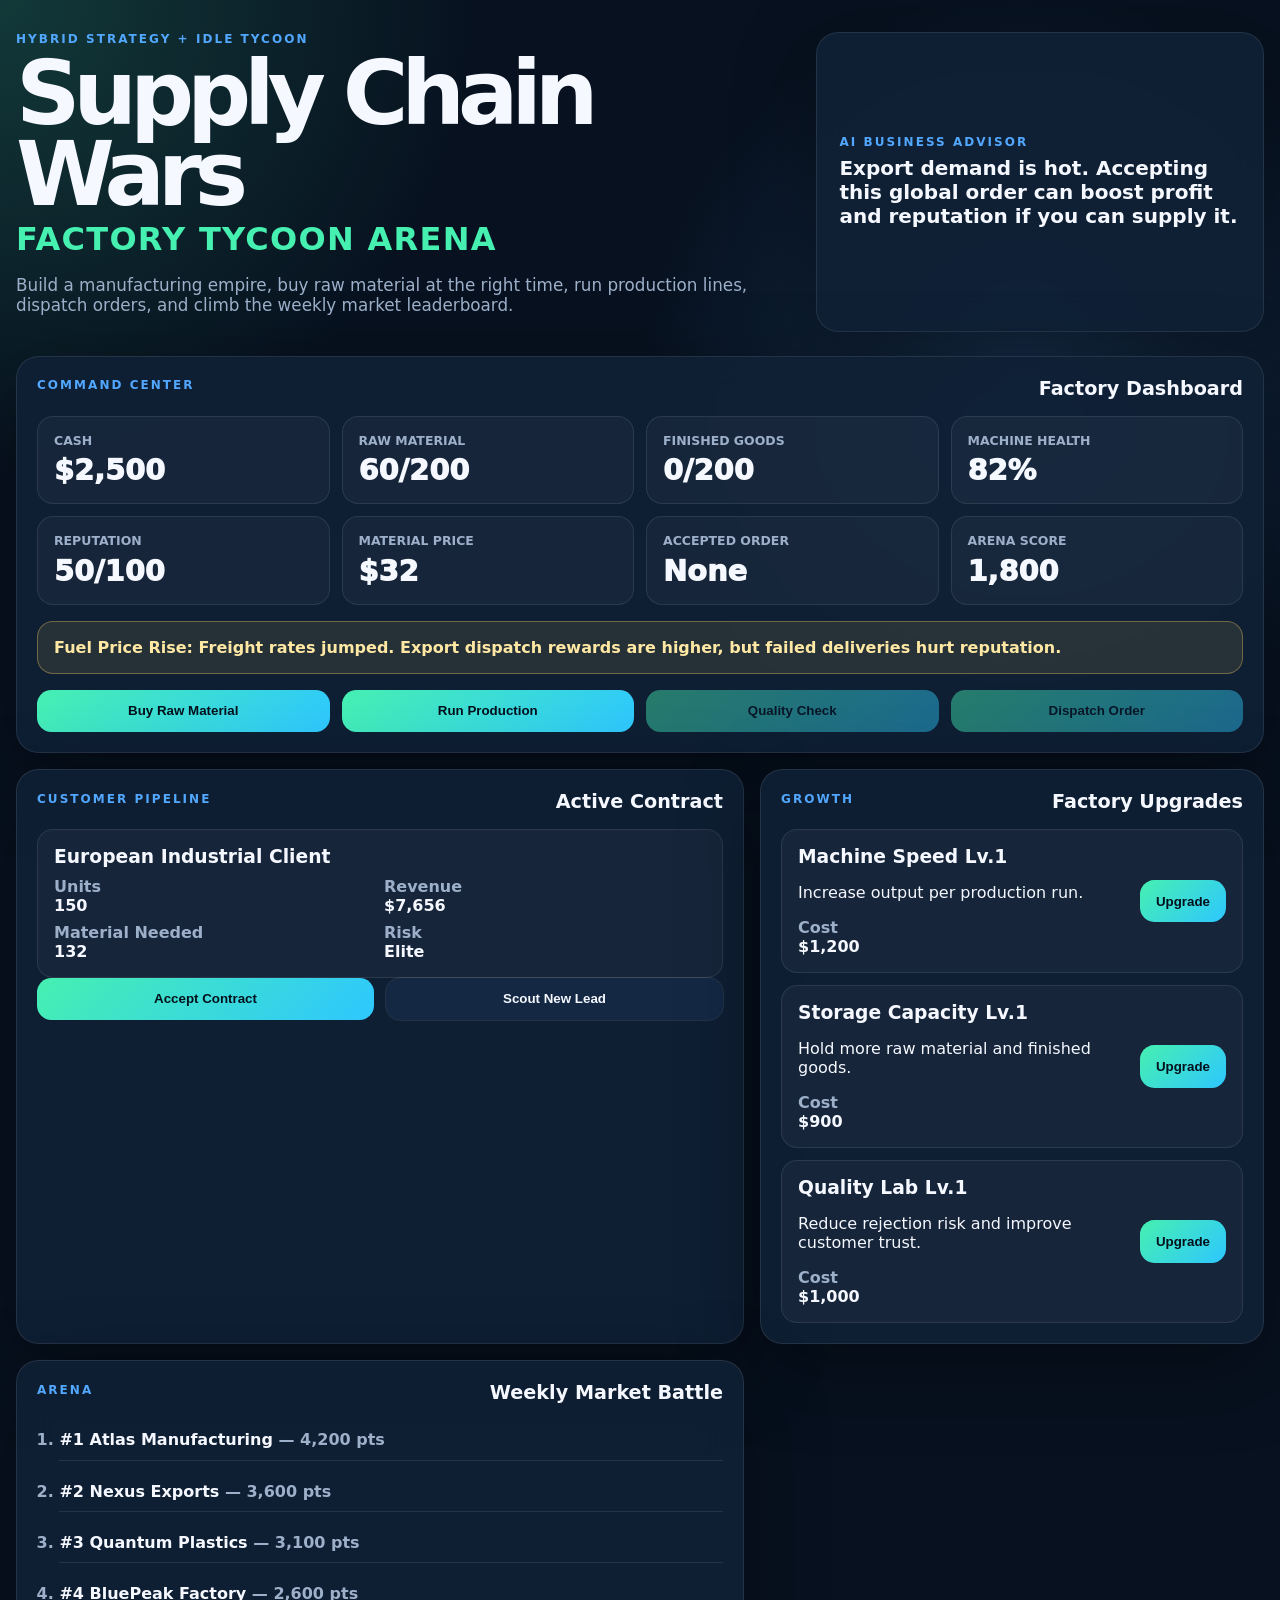
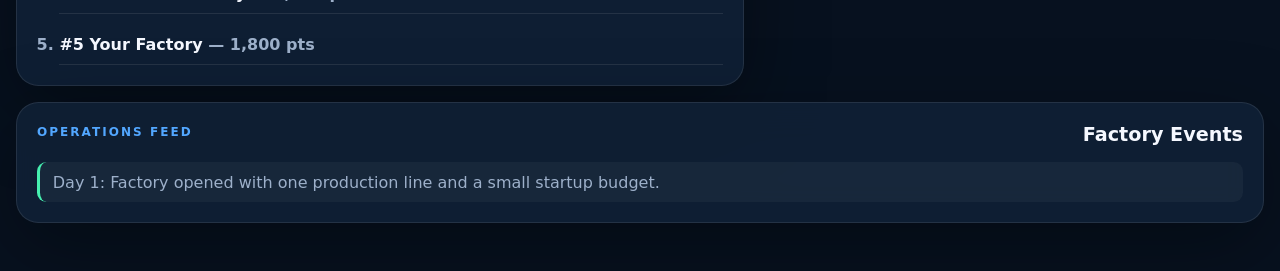
<file: index.html>
<!doctype html>
<html lang="en">
  <head>
    <meta charset="UTF-8" />
    <meta name="viewport" content="width=device-width, initial-scale=1.0" />
    <title>Supply Chain Wars: Factory Tycoon Arena</title>
    <link rel="stylesheet" href="styles.css" />
  </head>
  <body>
    <div class="app-shell">
      <header class="hero">
        <div>
          <p class="eyebrow">Hybrid Strategy + Idle Tycoon</p>
          <h1>Supply Chain Wars</h1>
          <p class="subtitle">Factory Tycoon Arena</p>
          <p class="hero-copy">
            Build a manufacturing empire, buy raw material at the right time,
            run production lines, dispatch orders, and climb the weekly market leaderboard.
          </p>
        </div>
        <section class="advisor-card" aria-live="polite">
          <span class="advisor-label">AI Business Advisor</span>
          <p id="advisorMessage">Loading market briefing...</p>
        </section>
      </header>

      <main class="game-grid">
        <section class="panel command-panel">
          <div class="panel-heading">
            <p class="eyebrow">Command Center</p>
            <h2>Factory Dashboard</h2>
          </div>
          <div class="stats-grid" id="statsGrid"></div>
          <div class="event-banner" id="eventBanner"></div>
          <div class="action-row">
            <button id="buyMaterialBtn">Buy Raw Material</button>
            <button id="produceBtn">Run Production</button>
            <button id="qualityBtn">Quality Check</button>
            <button id="dispatchBtn">Dispatch Order</button>
          </div>
        </section>

        <section class="panel">
          <div class="panel-heading">
            <p class="eyebrow">Customer Pipeline</p>
            <h2>Active Contract</h2>
          </div>
          <article class="contract-card" id="contractCard"></article>
          <div class="action-row compact">
            <button id="acceptContractBtn">Accept Contract</button>
            <button id="newContractBtn" class="secondary">Scout New Lead</button>
          </div>
        </section>

        <section class="panel">
          <div class="panel-heading">
            <p class="eyebrow">Growth</p>
            <h2>Factory Upgrades</h2>
          </div>
          <div class="upgrade-list" id="upgradeList"></div>
        </section>

        <section class="panel">
          <div class="panel-heading">
            <p class="eyebrow">Arena</p>
            <h2>Weekly Market Battle</h2>
          </div>
          <ol class="leaderboard" id="leaderboard"></ol>
        </section>

        <section class="panel log-panel">
          <div class="panel-heading">
            <p class="eyebrow">Operations Feed</p>
            <h2>Factory Events</h2>
          </div>
          <ul id="activityLog"></ul>
        </section>
      </main>
    </div>

    <script src="game.js"></script>
  </body>
</html>
</file>
<file: styles.css>
:root {
  color-scheme: dark;
  --bg: #07111f;
  --bg-soft: #0d1d31;
  --panel: rgba(16, 33, 54, 0.9);
  --panel-strong: #142844;
  --accent: #46f0b0;
  --accent-2: #52a7ff;
  --danger: #ff6b6b;
  --warning: #ffd166;
  --text: #f5f8ff;
  --muted: #9db0ca;
  --line: rgba(255, 255, 255, 0.09);
  --shadow: 0 24px 80px rgba(0, 0, 0, 0.35);
  font-family: Inter, ui-sans-serif, system-ui, -apple-system, BlinkMacSystemFont, "Segoe UI", sans-serif;
}

* {
  box-sizing: border-box;
}

body {
  min-height: 100vh;
  margin: 0;
  background:
    radial-gradient(circle at top left, rgba(70, 240, 176, 0.18), transparent 30rem),
    radial-gradient(circle at 80% 20%, rgba(82, 167, 255, 0.2), transparent 24rem),
    var(--bg);
  color: var(--text);
}

button {
  border: 0;
  border-radius: 0.9rem;
  padding: 0.85rem 1rem;
  background: linear-gradient(135deg, var(--accent), #2ec7ff);
  color: #04111c;
  cursor: pointer;
  font-weight: 800;
  transition: transform 160ms ease, filter 160ms ease, opacity 160ms ease;
}

button:hover:not(:disabled) {
  transform: translateY(-2px);
  filter: brightness(1.06);
}

button:disabled {
  cursor: not-allowed;
  opacity: 0.45;
}

button.secondary {
  background: var(--panel-strong);
  color: var(--text);
  outline: 1px solid var(--line);
}

.app-shell {
  width: min(1280px, calc(100% - 2rem));
  margin: 0 auto;
  padding: 2rem 0 3rem;
}

.hero {
  display: grid;
  grid-template-columns: minmax(0, 1fr) minmax(18rem, 28rem);
  gap: 1.5rem;
  align-items: stretch;
  margin-bottom: 1.5rem;
}

.hero h1 {
  margin: 0;
  font-size: clamp(2.6rem, 7vw, 6rem);
  line-height: 0.9;
  letter-spacing: -0.08em;
}

.subtitle {
  margin: 0.35rem 0 1rem;
  color: var(--accent);
  font-size: clamp(1.15rem, 3vw, 2rem);
  font-weight: 900;
  letter-spacing: 0.04em;
  text-transform: uppercase;
}

.hero-copy {
  max-width: 48rem;
  color: var(--muted);
  font-size: 1.05rem;
}

.eyebrow,
.advisor-label {
  margin: 0 0 0.45rem;
  color: var(--accent-2);
  font-size: 0.75rem;
  font-weight: 900;
  letter-spacing: 0.17em;
  text-transform: uppercase;
}

.advisor-card,
.panel {
  border: 1px solid var(--line);
  border-radius: 1.4rem;
  background: var(--panel);
  box-shadow: var(--shadow);
  backdrop-filter: blur(18px);
}

.advisor-card {
  display: flex;
  flex-direction: column;
  justify-content: center;
  min-height: 12rem;
  padding: 1.4rem;
}

.advisor-card p {
  margin: 0;
  font-size: 1.25rem;
  font-weight: 800;
}

.game-grid {
  display: grid;
  grid-template-columns: 1.3fr 0.9fr;
  gap: 1rem;
}

.panel {
  padding: 1.25rem;
}

.command-panel,
.log-panel {
  grid-column: 1 / -1;
}

.panel-heading {
  display: flex;
  align-items: end;
  justify-content: space-between;
  gap: 1rem;
  margin-bottom: 1rem;
}

.panel h2 {
  margin: 0;
  font-size: 1.2rem;
}

.stats-grid {
  display: grid;
  grid-template-columns: repeat(4, minmax(0, 1fr));
  gap: 0.75rem;
}

.stat-card {
  border: 1px solid var(--line);
  border-radius: 1rem;
  padding: 1rem;
  background: rgba(255, 255, 255, 0.035);
}

.stat-label {
  color: var(--muted);
  font-size: 0.78rem;
  font-weight: 800;
  text-transform: uppercase;
}

.stat-value {
  margin-top: 0.35rem;
  font-size: clamp(1.2rem, 3vw, 1.8rem);
  font-weight: 950;
}

.event-banner {
  margin: 1rem 0;
  border: 1px solid rgba(255, 209, 102, 0.35);
  border-radius: 1rem;
  padding: 1rem;
  background: rgba(255, 209, 102, 0.1);
  color: #ffe8a3;
  font-weight: 800;
}

.action-row {
  display: grid;
  grid-template-columns: repeat(4, minmax(0, 1fr));
  gap: 0.75rem;
}

.action-row.compact {
  grid-template-columns: repeat(2, minmax(0, 1fr));
}

.contract-card,
.upgrade-card {
  border: 1px solid var(--line);
  border-radius: 1rem;
  padding: 1rem;
  background: rgba(255, 255, 255, 0.035);
}

.contract-card h3,
.upgrade-card h3 {
  margin: 0 0 0.6rem;
}

.contract-meta,
.upgrade-meta {
  display: grid;
  grid-template-columns: repeat(2, minmax(0, 1fr));
  gap: 0.5rem;
  color: var(--muted);
  font-weight: 700;
}

.contract-meta strong,
.upgrade-meta strong {
  display: block;
  color: var(--text);
}

.upgrade-list {
  display: grid;
  gap: 0.75rem;
}

.upgrade-card {
  display: grid;
  grid-template-columns: 1fr auto;
  gap: 1rem;
  align-items: center;
}

.leaderboard {
  display: grid;
  gap: 0.65rem;
  margin: 0;
  padding-left: 1.4rem;
}

.leaderboard li {
  border-bottom: 1px solid var(--line);
  padding: 0.65rem 0;
  color: var(--muted);
  font-weight: 800;
}

.leaderboard strong {
  color: var(--text);
}

.log-panel ul {
  display: flex;
  flex-direction: column-reverse;
  gap: 0.5rem;
  max-height: 18rem;
  margin: 0;
  padding: 0;
  overflow: auto;
  list-style: none;
}

.log-panel li {
  border-left: 3px solid var(--accent);
  border-radius: 0.6rem;
  padding: 0.65rem 0.8rem;
  background: rgba(255, 255, 255, 0.04);
  color: var(--muted);
}

.positive {
  color: var(--accent);
}

.negative {
  color: var(--danger);
}

@media (max-width: 900px) {
  .hero,
  .game-grid,
  .stats-grid,
  .action-row {
    grid-template-columns: 1fr;
  }

  .command-panel,
  .log-panel {
    grid-column: auto;
  }
}
</file>
